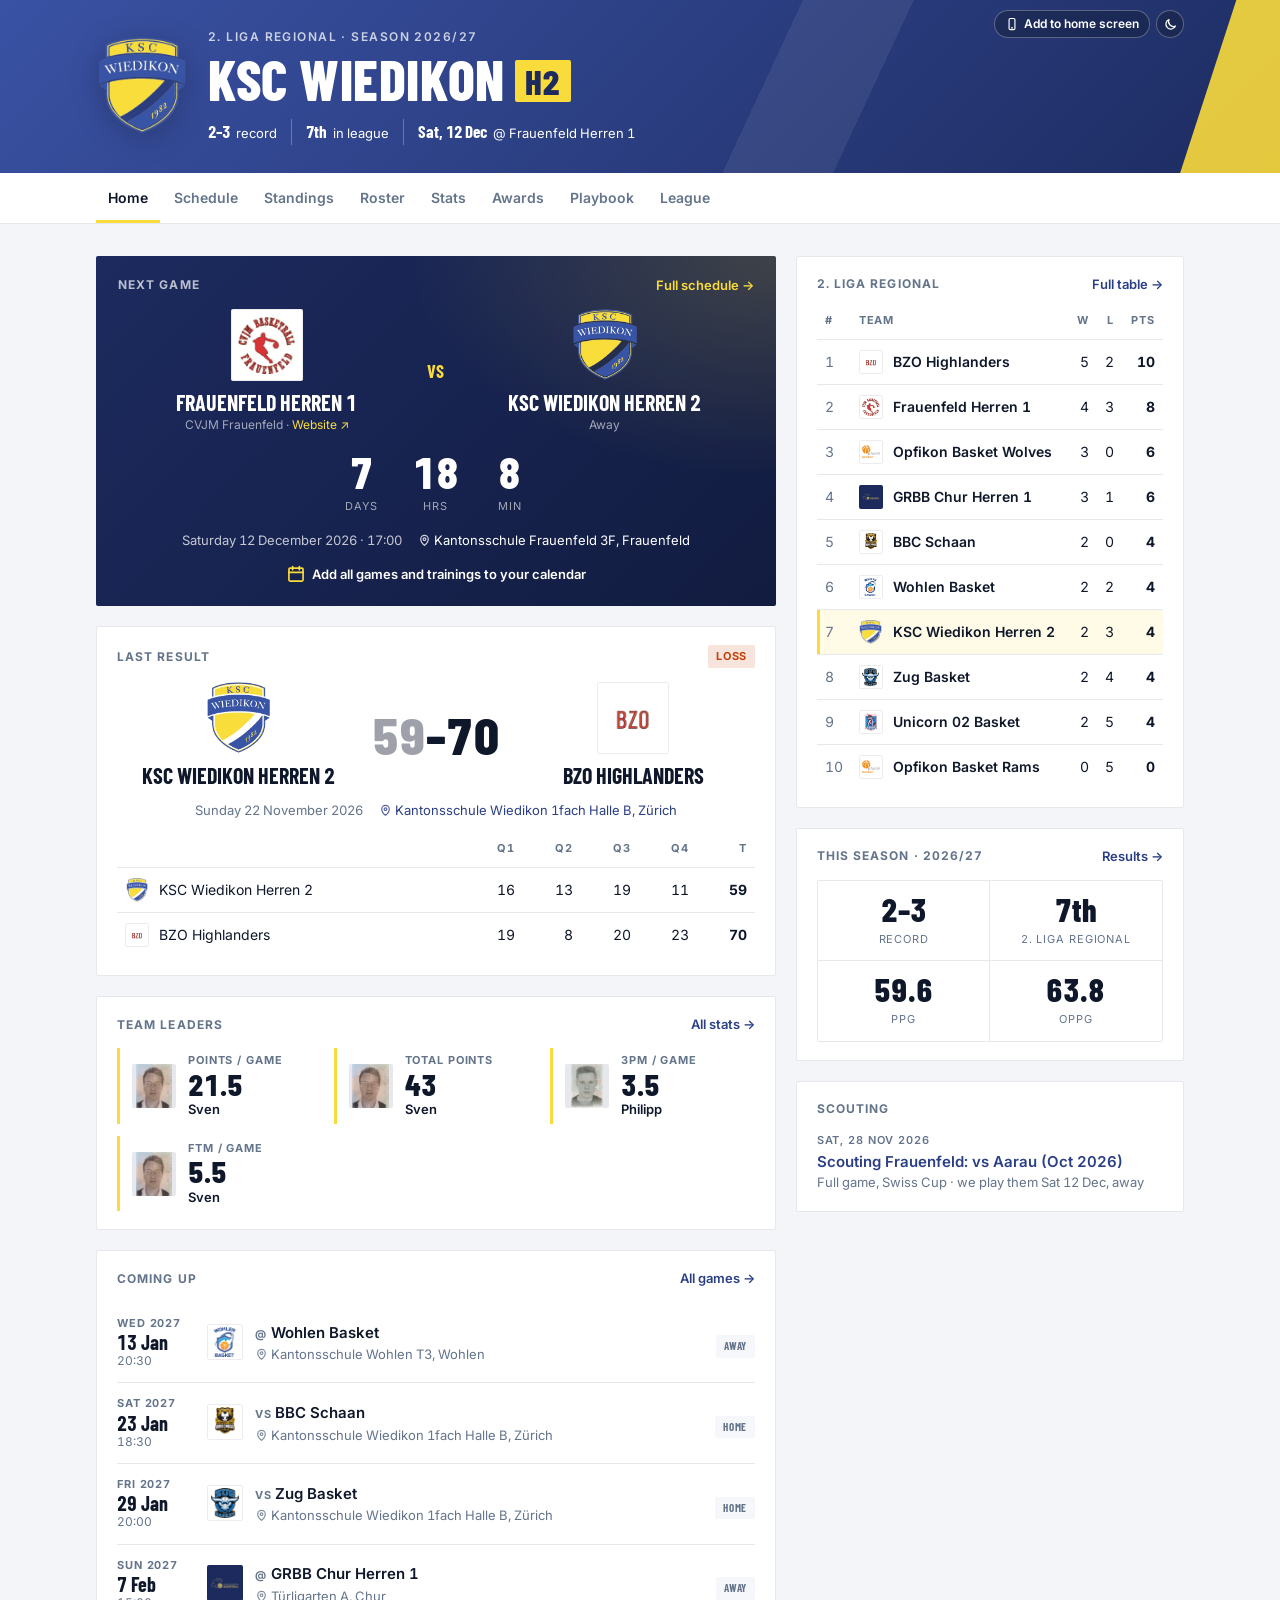
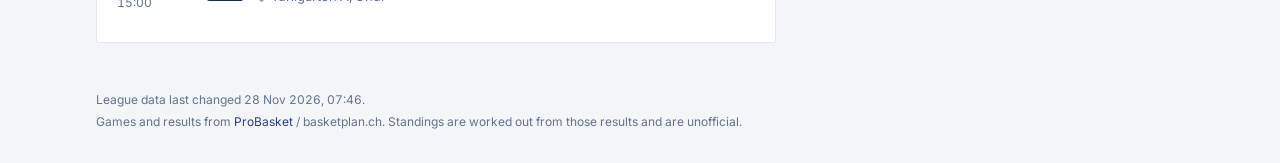
<file: index.html>
<!doctype html>
<html lang="en">
<head>
  <meta charset="utf-8">
  <meta name="viewport" content="width=device-width, initial-scale=1">
  <title>KSCW H2 Team Hub</title>
  <meta name="description" content="Team hub for KSC Wiedikon Herren 2: schedule, results, standings, roster and stats.">
  <link rel="preconnect" href="https://fonts.googleapis.com">
  <link rel="preconnect" href="https://fonts.gstatic.com" crossorigin>
  <link href="https://fonts.googleapis.com/css2?family=Barlow+Condensed:wght@600;700;800&family=Inter:wght@400;500;600;700&display=swap" rel="stylesheet">
  <link rel="stylesheet" href="styles.css?v=36">
  <script>
    // Light/dark choice from the moon button, applied before the page draws (no flash).
    try { var t = localStorage.getItem("theme"); if (t === "light" || t === "dark") document.documentElement.setAttribute("data-theme", t); } catch (e) {}
  </script>
  <script>
    // Design preview: ?style=a|b|c|d loads one of the design options on top of the current look.
    (function () {
      var m = location.search.match(/[?&]style=([a-d])\b/); if (!m) return;
      var files = { a: "a-matchday", b: "b-broadsheet", c: "c-swiss", d: "d-clubkit" };
      document.documentElement.setAttribute("data-style", m[1]);
      document.documentElement.setAttribute("data-theme", m[1] === "a" ? "dark" : "light");
      document.write('<link rel="stylesheet" href="assets/theme-' + files[m[1]] + '.css?v=1">');
    })();
  </script>
  <link rel="icon" href="assets/kscw-crest.png">
  <link rel="manifest" href="manifest.webmanifest">
  <link rel="apple-touch-icon" href="assets/apple-touch-icon.png">
  <meta name="theme-color" content="#1c2a5e">
  <meta name="apple-mobile-web-app-capable" content="yes">
  <meta name="mobile-web-app-capable" content="yes">
  <meta name="apple-mobile-web-app-title" content="KSCW H2">
  <meta name="apple-mobile-web-app-status-bar-style" content="default">
</head>
<body>
  <header class="masthead">
    <div class="wrap masthead-inner">
      <img class="crest" src="assets/kscw-crest.png" alt="KSC Wiedikon crest" width="478" height="510">
      <div class="masthead-text">
        <div class="eyebrow" id="league-name">&nbsp;</div>
        <h1 id="team-name">Team Hub</h1>
        <div class="chips" id="chips"></div>
      </div>
    </div>
    <nav class="tabs" aria-label="Sections">
      <div class="wrap tabs-inner" id="tabs">
        <a href="#home">Home</a>
        <a href="#attendance">Attendance</a>
        <a href="#schedule">Schedule</a>
        <a href="#standings">Standings</a>
        <a href="#roster">Roster</a>
        <a href="#stats">Stats</a>
        <a href="#awards">Awards</a>
        <a href="#playbook">Playbook</a>
        <a href="#league">League</a>
      </div>
    </nav>
  </header>

  <main class="wrap" id="view" aria-live="polite">
    <p class="muted">Loading…</p>
  </main>

  <footer class="wrap footer">
    <span id="updated"></span>
    <span>Games and results from <a href="https://www.probasket.ch/regionalligen" target="_blank" rel="noopener">ProBasket</a> / basketplan.ch. Standings are worked out from those results and are unofficial.</span>
  </footer>

  <script src="config.js?v=12"></script>
  <script src="app.js?v=45"></script>
</body>
</html>
</file>
<file: styles.css>
/* KSCW H2 hub. Club blue + yellow, condensed display type for names and numbers. */
:root {
  --blue: #3a52a4;
  --blue-deep: #1c2a5e;
  --blue-ink: #2b3f86;
  --gold: #fadb3c;
  --gold-soft: #fff6c9;
  --bg: #f4f5f8;
  --card: #ffffff;
  --ink: #0f172a;
  --ink-2: #334155;
  --muted: #64748b;
  --line: #e6e8ee;
  --soft: #f6f7fa;
  --win: #15803d;
  --loss: #c2410c;
  --us-row: #fffbe6;
  --tint-avg: #f1f4fc; /* Stats table: per-game columns */
  --tint-tot: #e3e8f7; /* Stats table: totals columns */
  --hover-veil: rgba(15,23,42,.04);
  --pin-shadow: rgba(15,23,42,.16);
  --radius: 14px;
  --display: "Barlow Condensed", "Arial Narrow", system-ui, sans-serif;
  color-scheme: light;
}
@media (prefers-color-scheme: dark) {
  :root:not([data-theme="light"]) {
    --bg: #0b1020; --card: #121a30; --ink: #eef2ff; --ink-2: #c7cfe4; --muted: #8a94b2;
    --line: #222c47; --soft: #18213b; --win: #4ade80; --loss: #fb923c; --us-row: #2a2a1c;
    --gold-soft: #3a3412; --blue-ink: #a9b8ff; --tint-avg: #16203b; --tint-tot: #1c2850; --hover-veil: rgba(255,255,255,.04); --pin-shadow: rgba(0,0,0,.45); color-scheme: dark;
  }
}
:root[data-theme="dark"] {
  --bg: #0b1020; --card: #121a30; --ink: #eef2ff; --ink-2: #c7cfe4; --muted: #8a94b2;
  --line: #222c47; --soft: #18213b; --win: #4ade80; --loss: #fb923c; --us-row: #2a2a1c;
  --gold-soft: #3a3412; --blue-ink: #a9b8ff; --tint-avg: #16203b; --tint-tot: #1c2850; --hover-veil: rgba(255,255,255,.04); --pin-shadow: rgba(0,0,0,.45); color-scheme: dark;
}

* { box-sizing: border-box; }
html { -webkit-text-size-adjust: 100%; }
body {
  margin: 0; background: var(--bg); color: var(--ink);
  font: 15px/1.5 Inter, system-ui, -apple-system, "Segoe UI", Roboto, sans-serif;
  font-variant-numeric: tabular-nums; -webkit-font-smoothing: antialiased;
}
a { color: var(--blue-ink); text-decoration: none; }
a:hover { text-decoration: underline; text-underline-offset: 3px; }
.wrap { max-width: 1120px; margin: 0 auto; padding: 0 16px; }
.muted { color: var(--muted); }
.small { font-size: 13px; }
.num { font-family: var(--display); font-weight: 700; letter-spacing: .01em; }

/* ---------- Header ---------- */
.masthead {
  position: relative; overflow: hidden; color: #fff;
  background:
    linear-gradient(115deg, transparent 58%, rgba(255,255,255,.07) 58%, rgba(255,255,255,.07) 66%, transparent 66%),
    linear-gradient(135deg, var(--blue) 0%, var(--blue-deep) 100%);
}
.masthead::after { /* yellow stripe like the crest */
  content: ""; position: absolute; right: -40px; top: 0; bottom: 0; width: 120px;
  background: var(--gold); transform: skewX(-18deg); opacity: .9;
}
.masthead-inner { position: relative; z-index: 1; display: flex; align-items: center; gap: 20px; padding-top: 28px; padding-bottom: 28px; }
.crest { flex: none; width: 92px; height: auto; filter: drop-shadow(0 6px 14px rgba(0,0,0,.25)); }
.masthead h1 {
  margin: 0; font-family: var(--display); font-weight: 800; text-transform: uppercase;
  font-size: clamp(34px, 6vw, 56px); line-height: .95; letter-spacing: .01em;
}
.masthead h1 .badge-h2 {
  display: inline-block; background: var(--gold); color: var(--blue-deep); border-radius: 8px;
  padding: 2px 10px 0; margin-left: 10px; font-size: .62em; vertical-align: .18em; line-height: 1.15;
}
.eyebrow { font-size: 12px; font-weight: 600; text-transform: uppercase; letter-spacing: .12em; color: rgba(255,255,255,.75); margin-bottom: 6px; }
.chips { display: flex; flex-wrap: wrap; gap: 8px; margin-top: 12px; }
.chip {
  display: inline-flex; align-items: baseline; gap: 6px; padding: 4px 10px; border-radius: 999px;
  background: rgba(255,255,255,.12); border: 1px solid rgba(255,255,255,.18); font-size: 13px; color: #fff;
}
.chip b { font-family: var(--display); font-size: 17px; font-weight: 700; }
@media (max-width: 640px) {
  .masthead::after { width: 60px; right: -30px; }
  .masthead-inner { gap: 14px; padding-top: 20px; padding-bottom: 20px; }
  .crest { width: 64px; }
}

/* "Add to home screen" note, top right of the header */
.top-actions { position: absolute; top: 10px; right: 16px; z-index: 2; display: flex; align-items: flex-start; gap: 6px; }
.a2hs { text-align: right; }
#theme-btn { display: inline-flex; align-items: center; justify-content: center; width: 28px; height: 28px; padding: 0; border-radius: 999px; border: 1px solid rgba(255,255,255,.28);
  background: rgba(15,23,42,.35); color: #fff; cursor: pointer; }
#theme-btn:hover { background: rgba(15,23,42,.55); }
#theme-btn[aria-pressed="true"] { color: var(--gold); }
#theme-btn svg { width: 15px; height: 15px; }
#a2hs { display: inline-flex; align-items: center; gap: 5px; min-height: 28px; padding: 0 10px; border-radius: 999px; border: 1px solid rgba(255,255,255,.28);
  background: rgba(15,23,42,.35); color: #fff; font: 600 12px/1 Inter, system-ui, sans-serif; cursor: pointer; }
#a2hs:hover { background: rgba(15,23,42,.55); }
#a2hs svg { width: 14px; height: 14px; }
.a2hs-panel { position: fixed; z-index: 40; width: min(300px, calc(100vw - 32px)); padding: 12px 14px; border-radius: 12px; text-align: left;
  background: var(--card); color: var(--ink); border: 1px solid var(--line); box-shadow: 0 12px 32px rgba(15,23,42,.25); font-size: 13px; line-height: 1.45; }
.a2hs-panel p { margin: 0 0 6px; }
.a2hs-panel ul { margin: 0; padding-left: 18px; }
.a2hs-panel li + li { margin-top: 4px; }
.a2hs-panel svg { width: 14px; height: 14px; vertical-align: -2px; }
.a2hs-install { margin-top: 10px; min-height: 36px; padding: 0 14px; border: 0; border-radius: 8px; background: var(--blue); color: #fff; font: inherit; font-weight: 700; cursor: pointer; }
@media (max-width: 640px) {
  .masthead-inner { padding-top: 46px; }
  .top-actions { top: 12px; }
}

/* ---------- Tabs ---------- */
.tabs { position: sticky; top: 0; z-index: 10; background: var(--card); border-bottom: 1px solid var(--line); }
.tabs-inner { display: flex; gap: 2px; overflow-x: auto; scrollbar-width: none; }
.tabs-inner::-webkit-scrollbar { display: none; }
@media (max-width: 760px) {
  .tabs-inner { -webkit-mask-image: linear-gradient(90deg, #000 85%, transparent); mask-image: linear-gradient(90deg, #000 85%, transparent); padding-right: 40px; }
}
.tabs a {
  flex: none; padding: 14px 12px 12px; font-weight: 600; font-size: 14px; color: var(--muted);
  border-bottom: 3px solid transparent; text-decoration: none;
}
.tabs a:hover { color: var(--ink); }
.tabs a.active { color: var(--ink); border-bottom-color: var(--gold); }

:root { --below-tabs: 32px; }
@media (max-width: 640px) { :root { --below-tabs: 24px; } }
main.wrap { padding-top: var(--below-tabs); padding-bottom: 48px; min-height: 60vh; }
h2 { font-family: var(--display); font-weight: 800; text-transform: uppercase; font-size: 30px; line-height: 1; margin: 0 0 16px; letter-spacing: .01em; }
h3 { font-size: 15px; margin: 0 0 10px; }

/* ---------- Layout & cards ---------- */
.grid { display: grid; gap: 20px; }
.grid-home { grid-template-columns: minmax(0, 1.75fr) minmax(0, 1fr); }
.grid-2 { grid-template-columns: 1fr 1fr; }
@media (max-width: 880px) { .grid-home, .grid-2 { grid-template-columns: 1fr; } }
.card { background: var(--card); border-radius: var(--radius); border: 1px solid var(--line); padding: 18px 20px; min-width: 0; }
@media (max-width: 520px) { .card { padding: 16px; } }
.card-head { display: flex; justify-content: space-between; align-items: center; gap: 8px; margin-bottom: 14px; }
.card-head h3, .label {
  margin: 0; font-size: 12px; font-weight: 700; text-transform: uppercase; letter-spacing: .09em; color: var(--muted);
}
.card-head a { font-size: 13px; font-weight: 600; }
.stack > * + * { margin-top: 20px; }
.toolbar { display: flex; flex-wrap: wrap; align-items: center; gap: 10px; margin-bottom: 16px; }
.toolbar h2 { margin: 0 auto 0 0; }
select, .seg button {
  font: inherit; font-size: 14px; font-weight: 600; color: var(--ink); background: var(--card);
  border: 1px solid var(--line); border-radius: 10px; padding: 7px 12px; min-height: 36px;
}
.seg { display: inline-flex; background: var(--soft); border: 1px solid var(--line); border-radius: 10px; padding: 3px; }
.seg button { border: 0; background: transparent; border-radius: 7px; cursor: pointer; color: var(--muted); min-height: 30px; padding: 4px 12px; }
.seg button.on { background: var(--card); color: var(--ink); box-shadow: 0 1px 2px rgba(15,23,42,.12); }

/* ---------- Team marks ---------- */
.mark {
  flex: none; width: 36px; height: 36px; border-radius: 50%; display: inline-grid; place-items: center;
  font-family: var(--display); font-weight: 800; font-size: 15px; color: #fff; letter-spacing: .02em;
}
.mark.sm { width: 24px; height: 24px; font-size: 11px; }
.mark.lg { width: 72px; height: 72px; font-size: 28px; }
img.mark { background: none; object-fit: contain; border-radius: 0; }
.teamcell { display: flex; align-items: center; gap: 10px; min-width: 0; }
.teamcell span { min-width: 0; overflow: hidden; text-overflow: ellipsis; }

/* ---------- Hero game card ---------- */
.hero {
  position: relative; overflow: hidden; border-radius: var(--radius); color: #fff; padding: 20px 22px 22px;
  background:
    radial-gradient(120% 140% at 100% 0%, rgba(250,219,60,.18) 0%, transparent 45%),
    linear-gradient(135deg, var(--blue-deep), #121c40);
}
.hero .card-head h3 { color: rgba(255,255,255,.7); }
.hero .card-head a { color: var(--gold); }
.hero-date { font-size: 13px; color: rgba(255,255,255,.75); }
.matchup { display: grid; grid-template-columns: 1fr auto 1fr; align-items: center; gap: 12px; text-align: center; margin: 8px 0 4px; }
.matchup .side { display: flex; flex-direction: column; align-items: center; gap: 10px; min-width: 0; }
.matchup .tname { font-family: var(--display); font-weight: 700; text-transform: uppercase; font-size: 22px; line-height: 1.05; }
.matchup .tsub { font-size: 12px; color: var(--muted); margin-top: 2px; }
.hero .matchup .tsub { color: rgba(255,255,255,.6); }
.matchup .vs { font-family: var(--display); font-weight: 700; font-size: 18px; color: var(--muted); }
.hero .matchup .vs { color: var(--gold); }
.bigscore { font-family: var(--display); font-size: 52px; font-weight: 800; line-height: 1; white-space: nowrap; }
.bigscore .lose { opacity: .4; }
.meta { margin-top: 14px; display: flex; flex-wrap: wrap; gap: 6px 16px; justify-content: center; color: var(--muted); font-size: 13px; }
.hero .meta { color: rgba(255,255,255,.75); }
.hero .meta a { color: #fff; }
.countdown { display: flex; justify-content: center; gap: 22px; margin-top: 16px; }
.countdown div { text-align: center; min-width: 52px; }
.countdown b { display: block; font-family: var(--display); font-size: 44px; font-weight: 800; line-height: 1; }
.countdown span { font-size: 11px; color: rgba(255,255,255,.6); text-transform: uppercase; letter-spacing: .1em; }
@media (max-width: 520px) {
  .matchup .tname { font-size: 18px; }
  .mark.lg { width: 56px; height: 56px; font-size: 22px; }
  .bigscore { font-size: 40px; }
  .countdown b { font-size: 36px; }
}
.pin { width: 13px; height: 13px; vertical-align: -2px; margin-right: 3px; opacity: .8; }
.badge { display: inline-block; font-size: 11px; font-weight: 700; padding: 3px 8px; border-radius: 6px; letter-spacing: .05em; }
.badge.w { background: color-mix(in srgb, var(--win) 14%, transparent); color: var(--win); }
.badge.l { background: color-mix(in srgb, var(--loss) 14%, transparent); color: var(--loss); }
.badge.home { background: var(--soft); color: var(--muted); }

/* ---------- Tables ---------- */
.table-wrap { overflow-x: auto; margin: 0 -20px; padding: 0 20px; }
@media (max-width: 520px) { .table-wrap { margin: 0 -16px; padding: 0 16px; } }
table { width: 100%; border-collapse: collapse; font-size: 14px; }
th, td { padding: 10px 8px; text-align: right; white-space: nowrap; border-bottom: 1px solid var(--line); }
th { font-size: 11px; text-transform: uppercase; letter-spacing: .08em; color: var(--muted); font-weight: 700; padding-top: 4px; }
th.sortable { cursor: pointer; user-select: none; }
th.sortable:hover, th.sorted { color: var(--ink); }
th:first-child, td:first-child, .left { text-align: left; }
td.name { text-align: left; white-space: normal; min-width: 150px; font-weight: 600; }
td.rank { color: var(--muted); width: 28px; }
tr.us td { background: var(--us-row); }
tr.us td:first-child { box-shadow: inset 3px 0 0 var(--gold); }
tbody tr:last-child td { border-bottom: 0; }
tr.clickable { cursor: pointer; }
tr.clickable:hover td { background: var(--soft); }
td.hi { font-weight: 700; color: var(--ink); }
.res-w { color: var(--win); font-weight: 700; }
.res-l { color: var(--loss); font-weight: 700; }
.form { display: inline-flex; gap: 3px; }
.form i { width: 8px; height: 8px; border-radius: 50%; background: var(--loss); display: inline-block; }
.form i.w { background: var(--win); }

/* ---------- Schedule ---------- */
.games { list-style: none; margin: 0; padding: 0; }
.game {
  display: grid; grid-template-columns: 76px minmax(0, 1fr) auto; gap: 14px; align-items: center;
  padding: 14px 0; border-bottom: 1px solid var(--line);
}
.game:last-child { border-bottom: 0; }
.when { line-height: 1.2; }
.when .wd { font-size: 11px; font-weight: 700; text-transform: uppercase; letter-spacing: .08em; color: var(--muted); }
.when .dm { font-family: var(--display); font-weight: 700; font-size: 20px; }
.when .tm { font-size: 12px; color: var(--muted); }
.game .opp { display: flex; align-items: center; gap: 12px; min-width: 0; }
.game .opp .t { font-weight: 600; }
.game .opp .t small { display: block; font-weight: 400; color: var(--muted); font-size: 13px; overflow: hidden; text-overflow: ellipsis; white-space: nowrap; }
.game .opp .t small a { color: var(--muted); }
.game .ha { font-size: 11px; font-weight: 700; color: var(--muted); letter-spacing: .06em; margin-right: 4px; }
.game .result { text-align: right; white-space: nowrap; font-family: var(--display); font-size: 20px; font-weight: 700; }
.game .result .res-w, .game .result .res-l { margin-right: 6px; }
.game details { grid-column: 2 / -1; }
.boxtoggle summary { cursor: pointer; color: var(--blue-ink); font-size: 13px; font-weight: 600; list-style: none; }
.boxtoggle summary::-webkit-details-marker { display: none; }
.boxtoggle summary::after { content: " ›"; }
.boxtoggle[open] summary::after { content: " ‹"; }
/* League tab: box score sits under the game, across the full row */
.lg-game .boxtoggle { grid-column: 1 / -1; text-align: center; margin-top: -2px; }
.lg-game .boxtoggle .box { text-align: left; }
/* Player game log: tap the date to open that game's box score in a row underneath */
.logdate { background: none; border: 0; padding: 0; font: inherit; color: var(--blue-ink); font-weight: 600; cursor: pointer; text-align: left; }
.logdate::after { content: " ›"; }
.logdate[aria-expanded="true"]::after { content: " ‹"; }
tr.logbox > td { white-space: normal; padding: 0 0 12px; text-align: left; }
tr.logbox .box { margin-top: 0; position: sticky; left: 0; width: min(100%, calc(100vw - 66px)); box-sizing: border-box; }
.box { margin-top: 10px; background: var(--soft); border-radius: 10px; padding: 12px 14px; }
.box .table-wrap { margin: 0; padding: 0; }
.box table { font-size: 13px; }
.box h3 { font-size: 11px; text-transform: uppercase; letter-spacing: .09em; color: var(--muted); }
@media (max-width: 520px) {
  .game { grid-template-columns: 56px minmax(0, 1fr) auto; gap: 10px; }
  .game .opp .mark { display: none; }
  .game details { grid-column: 1 / -1; }
}

/* ---------- Roster ---------- */
.roster { display: grid; grid-template-columns: repeat(auto-fill, minmax(240px, 1fr)); gap: 12px; }
.player-card {
  position: relative; overflow: hidden; background: var(--card); border: 1px solid var(--line); border-radius: var(--radius);
  padding: 16px 16px 16px 18px; display: flex; gap: 14px; align-items: center; min-width: 0; color: var(--ink);
  transition: border-color .15s, transform .15s;
}
.player-card:hover { border-color: var(--blue); text-decoration: none; transform: translateY(-1px); }
.player-card .jersey {
  flex: none; width: 52px; font-family: var(--display); font-weight: 800; font-size: 40px; line-height: 1; color: var(--blue-ink); text-align: center;
}
.player-card .pname { font-weight: 700; font-size: 16px; line-height: 1.25; }
.player-card .pmeta { color: var(--muted); font-size: 13px; margin-top: 2px; }
.avatar {
  flex: none; width: 44px; height: 44px; border-radius: 50%; overflow: hidden;
  background: var(--blue); color: #fff; display: grid; place-items: center;
  font-family: var(--display); font-weight: 800; font-size: 19px; box-shadow: inset 0 0 0 2px var(--gold);
}
.avatar img { width: 100%; height: 100%; object-fit: cover; }
.avatar.big { width: 112px; height: 112px; font-size: 52px; box-shadow: inset 0 0 0 4px var(--gold); }
/* License photos: keep the size in every theme and show the whole picture, centred */
.avatar.photo, [data-style] .avatar.photo { display: block; background: var(--line); padding: 0; }
.avatar.photo img, [data-style] .avatar.photo img { display: block; width: 100%; height: 100%; min-height: 0; object-fit: contain; object-position: center; }
.player-card .avatar.photo { width: 52px; height: 52px; }
.avatar.big.photo, [data-style] .avatar.big.photo { width: 112px; height: 112px; padding: 0; }

.profile-hero { color: #fff; border-radius: var(--radius); padding: 24px; display: flex; gap: 22px; align-items: center; flex-wrap: wrap;
  background: radial-gradient(120% 140% at 100% 0%, rgba(250,219,60,.2) 0%, transparent 45%), linear-gradient(135deg, var(--blue), var(--blue-deep)); }
.profile-hero .pos { font-size: 13px; font-weight: 600; letter-spacing: .08em; text-transform: uppercase; color: var(--gold); }
.profile-hero h2 { font-size: 48px; margin: 2px 0 0; }
.profile-hero .nick { color: rgba(255,255,255,.75); }
.facts { display: flex; flex-wrap: wrap; gap: 10px 28px; margin-top: 14px; }
.facts div span { display: block; font-size: 11px; color: rgba(255,255,255,.65); text-transform: uppercase; letter-spacing: .08em; }
.facts div b { font-size: 15px; }
.bio { margin: 16px 0 0; color: var(--ink-2); }
.statline { display: grid; grid-template-columns: repeat(auto-fit, minmax(84px, 1fr)); gap: 1px; background: var(--line); border: 1px solid var(--line); border-radius: 12px; overflow: hidden; }
.statline.two { grid-template-columns: 1fr 1fr; }
.stat-tile { padding: 12px 8px; text-align: center; background: var(--card); }
.stat-tile b { display: block; font-family: var(--display); font-size: 32px; font-weight: 800; line-height: 1.05; }
/* Player page: points per quarter */
.qgrid { display: grid; grid-template-columns: repeat(auto-fit, minmax(220px, 1fr)); gap: 24px; }
.qseason .lbl { font-weight: 700; font-size: 14px; margin-bottom: 10px; }
.qbars { display: grid; grid-template-columns: repeat(4, 1fr); gap: 10px; }
.qbar { display: flex; flex-direction: column; align-items: center; gap: 4px; }
.qtrack { display: flex; align-items: flex-end; justify-content: center; width: 100%; height: 100px; }
.qbar b { font-family: var(--display); font-size: 20px; font-weight: 800; }
.qfill { display: block; width: 100%; max-width: 44px; min-height: 3px; border-radius: 6px 6px 2px 2px; background: var(--blue); }
.qbar em { font-style: normal; font-size: 11px; font-weight: 700; color: var(--muted); letter-spacing: .06em; }
.stat-tile span { font-size: 11px; color: var(--muted); text-transform: uppercase; letter-spacing: .08em; }

/* ---------- Leaders ---------- */
.leaders { display: grid; grid-template-columns: repeat(auto-fit, minmax(180px, 1fr)); gap: 12px; }
.leader { display: flex; gap: 12px; align-items: center; padding: 12px; border-radius: 12px; background: var(--soft); color: var(--ink); }
.leader:hover { text-decoration: none; background: var(--gold-soft); }
.leader .lbl { font-size: 11px; color: var(--muted); text-transform: uppercase; letter-spacing: .08em; font-weight: 700; }
.leader .val { font-family: var(--display); font-weight: 800; font-size: 30px; line-height: 1.05; }
.leader .who { font-size: 13px; font-weight: 600; }

/* ---------- Depth chart ---------- */
.depth { display: grid; grid-template-columns: repeat(5, minmax(160px, 1fr)); gap: 12px; overflow-x: auto; padding-bottom: 4px; }
.depth-col h3 {
  text-align: center; font-family: var(--display); font-size: 22px; font-weight: 800; letter-spacing: .04em; margin-bottom: 2px;
}
.depth-col .pos-name { text-align: center; font-size: 11px; color: var(--muted); text-transform: uppercase; letter-spacing: .08em; margin-bottom: 10px; }
.depth-slot { display: flex; align-items: center; gap: 10px; padding: 10px; border: 1px solid var(--line); border-radius: 12px; background: var(--card); margin-bottom: 8px; color: var(--ink); font-weight: 600; }
.depth-slot:hover { border-color: var(--blue); text-decoration: none; }
.depth-slot .avatar { width: 36px; height: 36px; font-size: 16px; }
.depth-slot .ord { font-size: 11px; color: var(--muted); width: 26px; }
.depth-slot.starter { border-color: var(--gold); background: var(--gold-soft); }

/* ---------- Awards & news ---------- */
.awards { display: grid; grid-template-columns: repeat(auto-fill, minmax(220px, 1fr)); gap: 12px; }
.award { background: var(--card); border: 1px solid var(--line); border-radius: var(--radius); padding: 18px; display: flex; flex-direction: column; gap: 4px; }
.award.major { background: linear-gradient(135deg, var(--blue), var(--blue-deep)); border-color: transparent; color: #fff; }
.award.major .aname { color: var(--gold); }
.award.major .winner a { color: #fff; }
.award .trophy { font-size: 28px; line-height: 1; margin-bottom: 6px; }
.award .aname { font-size: 12px; font-weight: 700; text-transform: uppercase; letter-spacing: .08em; color: var(--muted); }
.award .winner { font-family: var(--display); font-size: 28px; font-weight: 800; text-transform: uppercase; line-height: 1.05; }
.award .winner a { color: var(--ink); }
.award .note { color: var(--muted); font-size: 13px; }
.news { list-style: none; margin: 0; padding: 0; }
.news li { padding: 12px 0; border-bottom: 1px solid var(--line); }
.news li:first-child { padding-top: 0; }
.news li:last-child { border-bottom: 0; padding-bottom: 0; }
.news .nd { font-size: 11px; color: var(--muted); text-transform: uppercase; letter-spacing: .08em; font-weight: 600; }
.news .nt { font-weight: 600; margin-top: 2px; }

.empty { padding: 22px; text-align: center; color: var(--muted); border: 1px dashed var(--line); border-radius: 12px; background: var(--soft); font-size: 14px; }
.hero .empty { background: rgba(255,255,255,.06); border-color: rgba(255,255,255,.2); color: rgba(255,255,255,.75); }
.footer { display: flex; flex-direction: column; gap: 4px; padding-bottom: 32px; color: var(--muted); font-size: 12px; }
.round-head { font-size: 12px; font-weight: 700; text-transform: uppercase; letter-spacing: .09em; color: var(--muted); margin: 22px 0 8px; }
.round-head:first-child { margin-top: 0; }
.lg-game { display: grid; grid-template-columns: minmax(0, 1fr) 76px minmax(0, 1fr); gap: 10px; align-items: center; padding: 10px 8px; border-bottom: 1px solid var(--line); font-size: 14px; }
.lg-game .h { display: flex; justify-content: flex-end; align-items: center; gap: 8px; text-align: right; }
.lg-game .a { display: flex; align-items: center; gap: 8px; }
.lg-game .s { text-align: center; font-family: var(--display); font-weight: 700; font-size: 19px; }
.lg-game .when { grid-column: 1 / -1; font-size: 12px; color: var(--muted); text-align: center; margin-top: -4px; }
.lg-game.us { background: var(--us-row); border-radius: 10px; }
.lg-game .lose { color: var(--muted); }
@media (max-width: 520px) { .lg-game .mark { display: none; } }
.game > *, .game .opp .t { min-width: 0; }
.game .opp .t { overflow: hidden; }
.box { max-width: 100%; overflow: hidden; }

/* Club logos sit on a white tile so dark logos work in dark mode too */
img.mark.logo { background: #fff; border-radius: 8px; padding: 3px; box-shadow: inset 0 0 0 1px rgba(15,23,42,.08); }
.mark.lg.logo { padding: 7px; border-radius: 14px; }
.teams { display: grid; grid-template-columns: repeat(auto-fill, minmax(230px, 1fr)); gap: 10px; }
.team-card { display: flex; align-items: center; gap: 12px; padding: 12px; border: 1px solid var(--line); border-radius: 12px; min-width: 0; }
.team-card.us { background: var(--us-row); border-color: var(--gold); }
.team-card .mark { width: 44px; height: 44px; }
.tc-body { min-width: 0; }
.tc-name { font-weight: 700; overflow-wrap: anywhere; }
.tc-meta { font-size: 13px; color: var(--muted); }
.hero a { color: var(--gold); }
/* Venues wrap instead of running off the edge */
.game .opp .t small { white-space: normal; overflow: visible; text-overflow: clip; overflow-wrap: anywhere; line-height: 1.35; margin-top: 2px; }
.game .opp .t { overflow: visible; overflow-wrap: anywhere; }
.game .opp { align-items: flex-start; }
.game .opp .mark { margin-top: 2px; }
@media (max-width: 880px) { .grid-home, .grid-2 { grid-template-columns: minmax(0, 1fr); } }
.matchup { grid-template-columns: minmax(0, 1fr) auto minmax(0, 1fr); }
.matchup .tname, .matchup .tsub, .pname, .tc-name, .leader .who, .award .winner, .profile-hero h2, .masthead h1 { overflow-wrap: anywhere; }
@media (max-width: 360px) {
  .countdown { gap: 14px; }
  .matchup { gap: 6px; }
  .matchup .tname { font-size: 16px; }
  .masthead h1 { font-size: 30px; }
  .profile-hero h2 { font-size: 38px; }
}
@media (max-width: 640px) {
  .teams { grid-template-columns: repeat(2, minmax(0, 1fr)); gap: 8px; }
  .team-card { flex-direction: column; align-items: flex-start; gap: 8px; padding: 10px; }
  .team-card .mark { width: 36px; height: 36px; }
  .eyebrow { font-size: 11px; letter-spacing: .08em; }
}
.tc-meta a, .tsub a { white-space: nowrap; }

/* Playbook */
.round-head .sub { font-weight: 500; letter-spacing: .04em; text-transform: none; }
.plays { display: grid; grid-template-columns: repeat(auto-fill, minmax(220px, 1fr)); gap: 12px; }
.play { display: flex; flex-direction: column; background: var(--card); border: 1px solid var(--line); border-radius: var(--radius); overflow: hidden; color: var(--ink); min-width: 0; transition: border-color .15s, transform .15s; }
a.play:hover { border-color: var(--blue); transform: translateY(-1px); text-decoration: none; }
.play-img { aspect-ratio: 1200 / 630; background: #f1efe9; display: grid; place-items: center; overflow: hidden; border-bottom: 1px solid var(--line); }
.play-img img { width: 100%; height: 100%; object-fit: cover; }
.play-img .num { font-size: 40px; color: var(--blue-deep); }
.play-body { padding: 12px 14px 14px; display: flex; flex-direction: column; gap: 2px; min-width: 0; }
.play-name { font-family: var(--display); font-weight: 800; font-size: 24px; line-height: 1.05; text-transform: uppercase; overflow-wrap: anywhere; }
.play-type { font-size: 13px; color: var(--muted); }
.play-notes { font-size: 13px; color: var(--ink-2); margin-top: 4px; }
.play-cta { margin-top: 8px; font-size: 13px; font-weight: 600; color: var(--blue-ink); }
@media (max-width: 520px) { .plays { grid-template-columns: repeat(2, minmax(0, 1fr)); gap: 8px; } .play-name { font-size: 20px; } .play-body { padding: 10px; } }

/* Back link on player pages */
.back {
  display: inline-flex; align-items: center; gap: 4px; margin: 0 0 var(--below-tabs); padding: 7px 14px 7px 8px;
  border: 1px solid var(--line); border-radius: 999px; background: var(--card);
  font-size: 14px; font-weight: 600; color: var(--ink); line-height: 1; min-height: 36px;
}
.back svg { width: 18px; height: 18px; color: var(--muted); }
.back:hover { text-decoration: none; border-color: var(--blue); }
.back:hover svg { color: var(--blue-ink); }
.est { color: var(--muted); cursor: help; border-bottom: 1px dotted var(--muted); }
.gs-dot { color: var(--gold); font-size: 12px; }

/* Calendar subscription */
.cal { display: flex; flex-wrap: wrap; align-items: center; justify-content: space-between; gap: 12px 20px; padding: 14px 18px; margin-bottom: 20px; border: 1px solid var(--line); border-radius: var(--radius); background: var(--card); }
.cal-text { display: flex; gap: 12px; align-items: flex-start; }
.cal-text svg, .cal-link svg { width: 20px; height: 20px; flex: none; color: var(--blue-ink); }
.cal-text b { display: block; }
.cal-text span { font-size: 13px; color: var(--muted); }
.cal-actions { display: flex; flex-wrap: wrap; gap: 8px; }
.cal-actions a { font-size: 13px; font-weight: 600; padding: 8px 12px; border: 1px solid var(--line); border-radius: 8px; color: var(--ink); white-space: nowrap; }
.cal-actions a:hover { border-color: var(--blue); text-decoration: none; }
.cal-link { display: inline-flex; align-items: center; gap: 6px; font-weight: 600; }
.hero .cal-link svg { color: var(--gold); }

/* ===== Geometry refresh: crisp, square shapes (no pills, no rings) ===== */
:root { --radius: 2px; }
.card, .hero, .profile-hero, .player-card, .award, .team-card, .play, .leader, .statline, .cal,
.empty, .box, .lg-game.us, select, .badge { border-radius: 2px; }
img.mark.logo, .mark.lg.logo { border-radius: 2px; }
.mark:not(img) { border-radius: 2px; }

/* Header facts: plain text separated by rules instead of pills */
.chips { gap: 0; margin-top: 14px; }
.chip { background: none; border: 0; border-left: 1px solid rgba(255,255,255,.28); border-radius: 0; padding: 0 14px; }
.chip:first-child { border-left: 0; padding-left: 0; }
.masthead h1 .badge-h2 { border-radius: 2px; }

/* Season switch: text labels with an underline, not a pill */
.seg { background: none; border: 0; padding: 0; gap: 20px; border-radius: 0; }
.seg button { background: none; border: 0; border-bottom: 2px solid transparent; border-radius: 0; padding: 4px 0; min-height: 32px; color: var(--muted); font-weight: 700; box-shadow: none; }
.seg button.on { background: none; color: var(--ink); border-bottom-color: var(--gold); box-shadow: none; }
select { border-radius: 2px; }

/* Back link: text with a chevron, no capsule */
.back { border: 0; background: none; padding: 0; border-radius: 0; min-height: 0; font-size: 12px; text-transform: uppercase; letter-spacing: .12em; color: var(--muted); }
.back:hover { color: var(--ink); }
.back svg { width: 16px; height: 16px; }

/* Jersey numbers: square tiles, no yellow ring */
.avatar { border-radius: 2px; box-shadow: none; }
.avatar.big { width: auto; height: auto; background: none; box-shadow: none; color: var(--gold); font-size: 120px; line-height: .8; padding: 0 8px 0 0; }

/* Badges as small squared labels */
.badge { border-radius: 2px; }

/* Leaders: accent rule instead of a soft rounded box */
.leader { background: none; border-left: 3px solid var(--gold); border-radius: 0; padding: 4px 0 4px 12px; }
.leader:hover { background: none; }

/* Calendar buttons: squared outline buttons */
.cal-actions a { border-radius: 2px; }

/* Stat tiles: one hairline frame, square */
.statline { border-radius: 2px; }
/* Stat grid: dividers on the tiles themselves so empty grid slots stay blank */
.statline { background: none; gap: 0; }
.stat-tile { outline: 1px solid var(--line); outline-offset: -0.5px; }

/* Stats page: Averages / Totals switch and the abbreviation key */
.stats-head { justify-content: flex-start; }
th[title] { text-decoration: underline dotted; text-decoration-color: var(--line); text-underline-offset: 4px; }
th[title]:hover { text-decoration-color: currentColor; }
.stat-key { margin: 14px 0 0; line-height: 1.7; }
.stat-key b { color: var(--ink); font-weight: 700; }

/* Stats table: per-game and totals side by side, each with its own tint.
   Every stat column has the same width and centred numbers, so the dotted
   dividers sit exactly halfway between neighbours and both blocks end evenly. */
.stats-table { --stat-w: 74px; border-collapse: separate; border-spacing: 0; }
.stats-table th:not(.pcol), .stats-table td:not(.pcol) {
  width: var(--stat-w); min-width: var(--stat-w); padding-left: 6px; padding-right: 6px;
  text-align: center; font-variant-numeric: tabular-nums;
}
.stats-table th.sortable { position: relative; }
.stats-table th .arr { position: absolute; margin-left: 3px; font-size: 9px; }
.stats-table .ga { background: var(--tint-avg); }
.stats-table .gt { background: var(--tint-tot); }
.stats-table .gstart { border-left: 2px dotted var(--blue-ink); }
/* Hover: lighten the row a touch but keep each block's tint */
.stats-table tr.clickable:hover td { background-image: linear-gradient(var(--hover-veil), var(--hover-veil)); }
.stats-table tr.clickable:hover td.name { background-color: var(--soft); background-image: none; }
.stats-table tr.clickable:hover td.ga { background-color: var(--tint-avg); }
.stats-table tr.clickable:hover td.gt { background-color: var(--tint-tot); }
.stats-table .grp-row th { padding: 10px 6px 2px; text-align: center; font-size: 10px; letter-spacing: .12em; color: var(--blue-ink); border-bottom: 0; text-decoration: none; }
/* "Player" spans both header rows and looks like the other column labels */
.stats-table .grp-row th.pcol { vertical-align: bottom; text-align: left; padding: 4px 8px 10px; font-size: 11px; letter-spacing: .08em; color: var(--muted); border-bottom: 1px solid var(--line); }
.stats-table .grp-row th.pcol.sorted, .stats-table .grp-row th.pcol:hover { color: var(--ink); }
@media (max-width: 760px) {
  .stats-table { --stat-w: 52px; }
  /* Sideways scrolling snaps to three stops (GP/GS, Per game, Totals) so the
     movement ends quickly and you can scroll up or down again right away. */
  .table-wrap.stats-wrap { scroll-snap-type: x mandatory; scroll-padding-left: 128px; overscroll-behavior-x: contain; }
  .stats-table .snap { scroll-snap-align: start; }
  /* Keep the player column in view while the stats slide underneath it */
  .stats-table th.pcol, .stats-table td.pcol { position: sticky; left: -16px; z-index: 2; background: var(--card); min-width: 128px; }
  .stats-table th.pcol::after, .stats-table td.pcol::after {
    content: ""; position: absolute; top: 0; bottom: -1px; right: -16px; width: 16px; pointer-events: none;
    background: linear-gradient(to right, var(--pin-shadow), transparent); opacity: 0; transition: opacity .15s;
  }
  .table-wrap.scrolled .stats-table th.pcol::after, .table-wrap.scrolled .stats-table td.pcol::after { opacity: 1; }
  .stats-table tr.clickable:hover td.pcol { background: var(--card); }
}

/* Attendance */
.att-me { display: flex; flex-wrap: wrap; align-items: center; gap: 10px 14px; margin-bottom: 16px; }
.att-me label { font-weight: 700; }
.att-me select { min-height: 44px; min-width: 180px; font-size: 16px; }
.att-msg { margin: 0 0 14px; font-size: 14px; color: var(--muted); }
.att-msg.err { color: var(--loss); font-weight: 600; }
.att-list { display: grid; gap: 12px; margin-bottom: 16px; }
.att-list.compact { gap: 0; margin: 0; }
.att-session { display: grid; grid-template-columns: minmax(0, 1fr) 196px; align-items: center; gap: 10px 16px; padding: 16px 18px; background: var(--card); border: 1px solid var(--line); border-left: 4px solid var(--blue); border-radius: var(--radius); }
.att-session.game { border-left-color: var(--gold); }
.att-session.cancelled { opacity: .7; border-left-color: var(--line); }
.att-session.cancelled .att-title { text-decoration: line-through; text-decoration-thickness: 1px; }
.att-list.compact .att-session { border: 0; border-bottom: 1px solid var(--line); border-radius: 0; padding: 12px 0; background: none; }
.att-list.compact .att-session:last-child { border-bottom: 0; padding-bottom: 0; }
.att-kind { font-size: 11px; font-weight: 700; letter-spacing: .08em; text-transform: uppercase; color: var(--muted); }
.att-title { font-family: var(--display); font-size: 22px; font-weight: 700; line-height: 1.1; margin-top: 2px; }
.att-when { font-size: 14px; color: var(--muted); margin-top: 3px; overflow-wrap: anywhere; }
.att-when a { color: var(--muted); }
.att-btns { display: grid; grid-template-columns: 1fr 1fr; gap: 8px; width: 196px; }
.att-btns button { min-height: 44px; width: 100%; padding: 0 8px; border-radius: 10px; border: 1px solid var(--line); background: var(--soft); color: var(--ink); font: inherit; font-weight: 700; cursor: pointer; transition: background .15s, color .15s; }
.att-btns button:hover:not(:disabled) { border-color: var(--muted); }
.att-btns button:disabled { cursor: default; opacity: .55; }
.att-btns button.on-in { background: var(--win); border-color: var(--win); color: var(--card); opacity: 1; }
.att-btns button.on-out { background: var(--loss); border-color: var(--loss); color: var(--card); opacity: 1; }
.att-note { font-size: 14px; color: var(--muted); font-weight: 600; text-align: right; }
.att-month { margin: 22px 0 10px; font-family: var(--display); font-size: 20px; text-transform: uppercase; letter-spacing: .04em; }
.att-month:first-of-type { margin-top: 0; }
.att-session .att-foot { grid-column: 1 / -1; font-size: 14px; } /* beats the schedule's ".game details" rule */
.att-count { color: var(--muted); }
.att-count b { color: var(--ink); }
.att-saving { color: var(--muted); font-style: italic; }
.att-status { position: fixed; left: 50%; bottom: calc(16px + env(safe-area-inset-bottom)); transform: translate(-50%, 20px); opacity: 0; pointer-events: none; z-index: 30;
  padding: 8px 16px; border-radius: 999px; background: var(--ink); color: var(--card); font-size: 14px; font-weight: 600; box-shadow: 0 8px 24px rgba(15,23,42,.25); transition: opacity .2s, transform .2s; }
.att-status.show { opacity: 1; transform: translate(-50%, 0); }
.att-status.err { background: var(--loss); }
@media (prefers-reduced-motion: reduce) { .att-status { transition: none; } }
.att-foot.boxtoggle summary { color: var(--muted); font-weight: 400; }
.att-who { margin-top: 8px; line-height: 1.5; }
.att-who .lbl { display: inline-block; min-width: 82px; font-size: 11px; font-weight: 700; letter-spacing: .06em; text-transform: uppercase; color: var(--muted); }
.badge.moved { background: var(--gold-soft); color: var(--ink); vertical-align: middle; font-family: inherit; }
.att-away { display: flex; flex-wrap: wrap; align-items: flex-end; gap: 10px; margin: 12px 0 4px; }
.att-away label { display: grid; gap: 4px; font-size: 13px; font-weight: 600; color: var(--muted); }
.att-away input { min-height: 44px; padding: 0 10px; border: 1px solid var(--line); border-radius: 10px; background: var(--card); color: var(--ink); font: inherit; }
.att-away button { min-height: 44px; padding: 0 20px; border: 0; border-radius: 10px; background: var(--blue); color: #fff; font: inherit; font-weight: 700; cursor: pointer; }
.att-awaylist { list-style: none; margin: 12px 0 0; padding: 0; }
.att-awaylist li { display: flex; flex-wrap: wrap; align-items: center; gap: 4px 12px; padding: 10px 0; border-top: 1px solid var(--line); font-size: 14px; }
.att-awaylist li span { color: var(--muted); }
.linkbtn { margin-left: auto; min-height: 36px; border: 0; background: none; color: var(--blue-ink); font: inherit; font-weight: 600; cursor: pointer; }
@media (max-width: 640px) {
  .att-session { grid-template-columns: 1fr; }
  .att-btns { width: 100%; }
  .att-note { text-align: left; }
}
</file>
